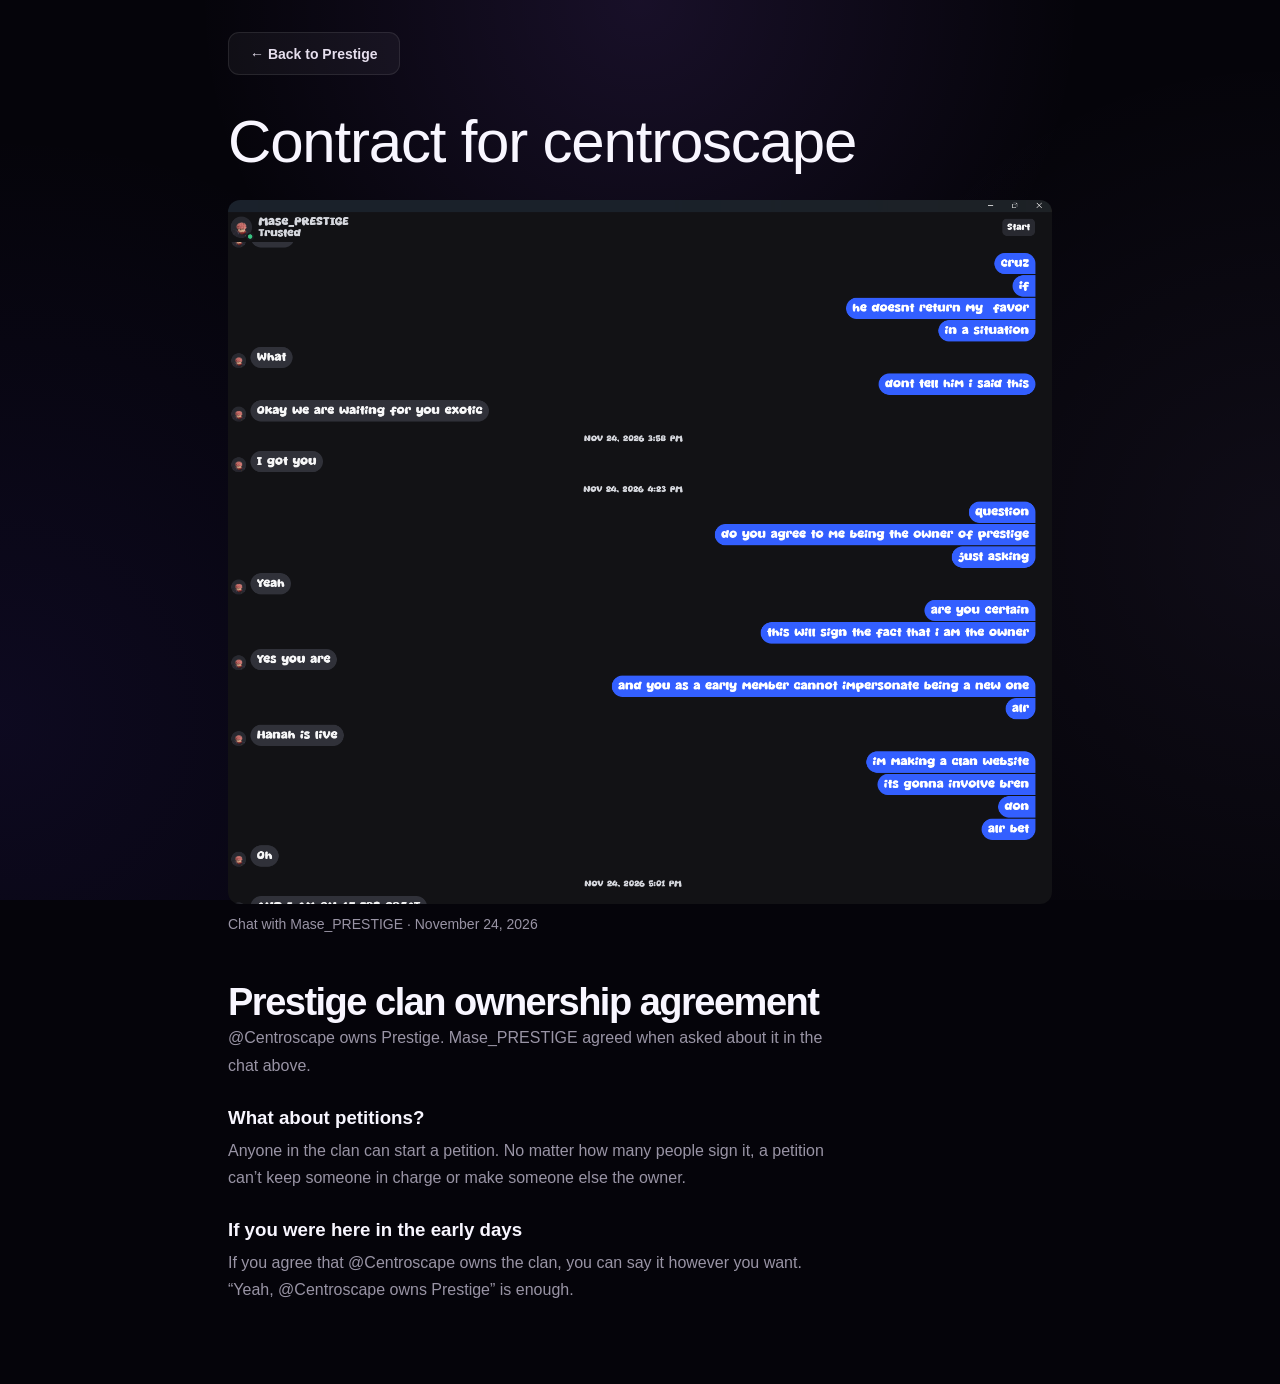
<file: contract.html>
<!doctype html>
<html lang="en">
<head>
  <meta charset="utf-8">
  <meta name="viewport" content="width=device-width,initial-scale=1">
  <title>Contract for centroscape | Prestige</title>
  <link rel="icon" href="assets/prestige-tab-32.png">
  <link rel="stylesheet" href="style.css">
</head>
<body>
  <main class="contract-page">
    <a class="button secondary" href="index.html#home">← Back to Prestige</a>
    <h1>Contract for centroscape</h1>
    <figure>
      <a href="assets/prestige-ownership-chat.png" aria-label="View the full-size ownership conversation">
        <img src="assets/prestige-ownership-chat.png" alt="In a November 24 chat, Mase_PRESTIGE replies “Yeah” when asked about clan ownership and confirms “Yes you are” when asked again.">
      </a>
      <figcaption>Chat with Mase_PRESTIGE · November 24, 2026</figcaption>
    </figure>
    <article aria-labelledby="agreement-title">
      <h2 id="agreement-title">Prestige clan ownership agreement</h2>
      <p>@Centroscape owns Prestige. Mase_PRESTIGE agreed when asked about it in the chat above.</p>
      <h3>What about petitions?</h3>
      <p>Anyone in the clan can start a petition. No matter how many people sign it, a petition can’t keep someone in charge or make someone else the owner.</p>
      <h3>If you were here in the early days</h3>
      <p>If you agree that @Centroscape owns the clan, you can say it however you want. “Yeah, @Centroscape owns Prestige” is enough.</p>
    </article>
  </main>
</body>
</html>
</file>
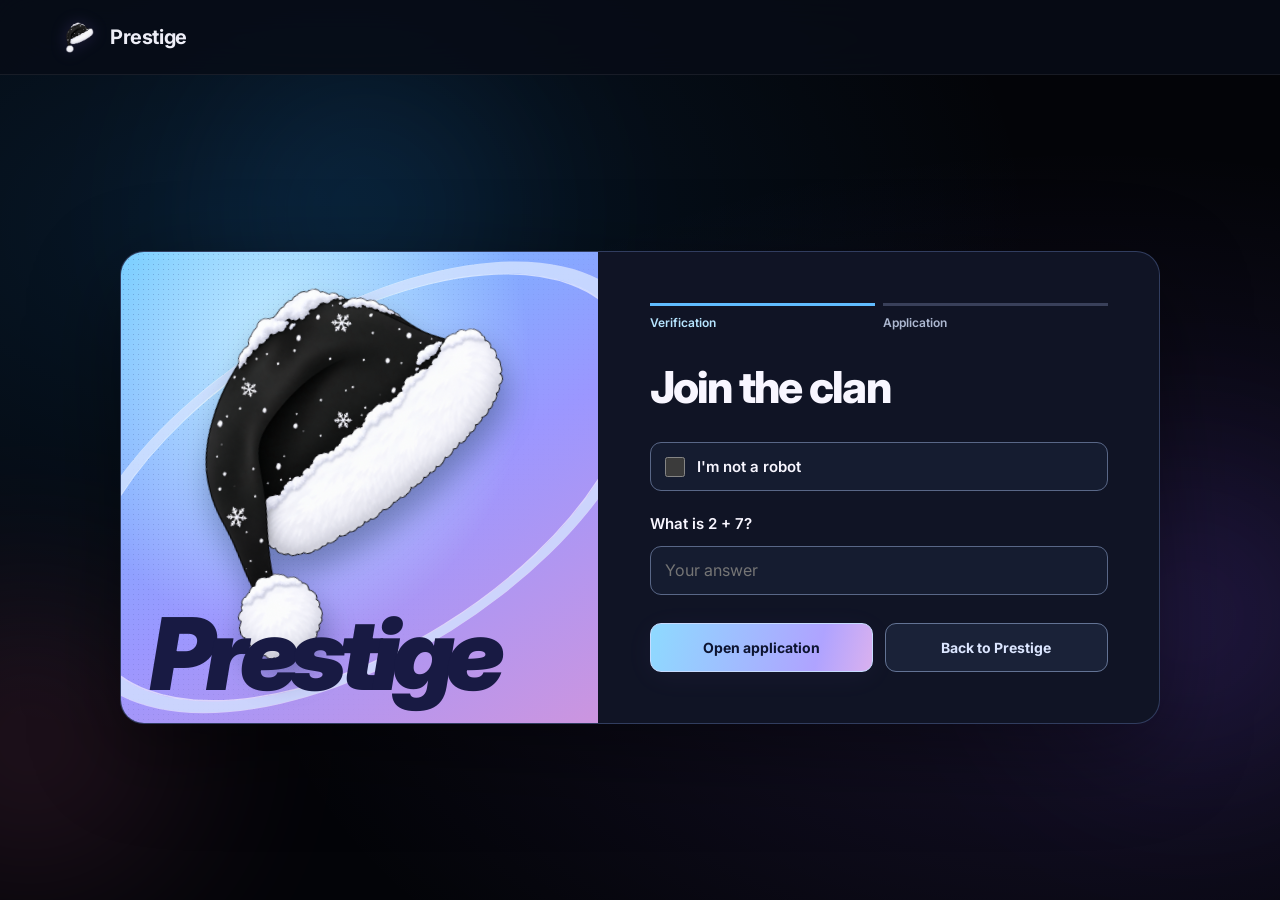
<file: join.html>
<!doctype html>
<html lang="en">
<head>
  <meta charset="utf-8">
  <meta name="viewport" content="width=device-width,initial-scale=1">
  <title>Join the clan | Prestige</title>
  <link rel="icon" href="assets/prestige-tab-32.png">
  <meta name="theme-color" content="#030408">
  <link rel="preconnect" href="https://fonts.googleapis.com">
  <link rel="preconnect" href="https://fonts.gstatic.com" crossorigin>
  <link href="https://fonts.googleapis.com/css2?family=Inter:wght@400;500;600;700;800;900&display=swap" rel="stylesheet">
  <link rel="stylesheet" href="style.css">
</head>
<body class="join-page">
  <div class="ambient-lights" aria-hidden="true"><span></span><span></span><span></span></div>
  <header class="site-header">
    <div class="nav-inner">
      <a class="brand" href="index.html" aria-label="Prestige home"><img src="assets/prestige-hat.png" alt="">Prestige</a>
    </div>
  </header>
  <main class="join-dialog" aria-labelledby="join-title">
    <div class="join-poster" aria-hidden="true">
      <div class="poster-orbit"></div>
      <img src="assets/prestige-hat.png" alt="">
      <span class="poster-wordmark">Prestige</span>
    </div>
    <div class="join-panel">
      <ol class="join-progress" aria-label="Application progress">
        <li aria-current="step">Verification</li>
        <li>Application</li>
      </ol>
      <h1 id="join-title" tabindex="-1">Join the clan</h1>
      <noscript>Enable JavaScript to complete the verification question.</noscript>
      <form id="join-check">
        <label class="robot-check"><input type="checkbox" required> I'm not a robot</label>
        <label for="check-answer" id="check-question">Solve the sum</label>
        <input id="check-answer" placeholder="Your answer" type="text" inputmode="numeric" pattern="[0-9]+" autocomplete="off" required>
        <div class="join-actions">
          <button class="button primary large" type="submit">Open application</button>
          <a class="button secondary large" href="index.html">Back to Prestige</a>
        </div>
      </form>
      <form id="join-application" hidden>
        <label for="roblox-name">What's your Roblox username?</label>
        <input id="roblox-name" placeholder="Roblox username" required pattern=".*\S.*" maxlength="30">
        <label for="rivals-level">How experienced are you in Roblox Rivals?</label>
        <select id="rivals-level" required>
          <option value="" disabled selected>Choose your experience level</option>
          <option>Unexperienced</option>
          <option>Average</option>
          <option>Experienced</option>
          <option>Veteran</option>
        </select>
        <div class="join-actions">
          <button class="button primary large" type="submit">Download application</button>
          <a class="button secondary large" href="index.html">Back to Prestige</a>
        </div>
      </form>
    </div>
  </main>
  <script src="join.js"></script>
</body>
</html>
</file>
<file: style.css>
:root{font-family:'Inter',Arial,sans-serif;color:#edeef7;background:#05040a;font-synthesis:none;--accent:#7155ff;--purple:#a692f0;--muted:#9994a5;--line:#ffffff12}
*{box-sizing:border-box}
html{scroll-behavior:smooth;scroll-padding-top:100px}
body{margin:0}
a{color:inherit;text-decoration:none}
button,input,textarea{font:inherit}
button,a{-webkit-tap-highlight-color:transparent;touch-action:manipulation}
button{cursor:pointer}
button:focus-visible,a:focus-visible{outline:2px solid #ad98ff;outline-offset:5px}
h1,h2,h3,p,figure{margin:0}
::selection{background:#7155ff77;color:#fff}
.skip-link{position:fixed;top:-100px;left:20px;background:#7155ff;padding:15px;z-index:100}
.skip-link:focus{top:12px}
.site-header{height:72px;border-bottom:1px solid var(--line);position:sticky;top:0;background:#060818ed;backdrop-filter:blur(16px);z-index:20}
.nav-inner{max-width:1280px;height:100%;padding:0 4%;margin:auto;display:flex;align-items:center;gap:32px;justify-content:space-between}
.brand{display:inline-flex;align-items:center;gap:11px;font-size:17px;font-weight:700;letter-spacing:-.4px}
.brand img{width:31px;height:31px;object-fit:contain;filter:drop-shadow(0 0 8px #785cff44)}
.site-nav{display:flex;gap:31px;margin-left:auto;margin-right:20px;font-size:14px;color:var(--muted)}
.site-nav a{position:relative;padding:15px 0}
.site-nav a:hover,.site-nav a.active{color:#d7cbff}
.site-nav a.active:after{content:'';height:1px;position:absolute;bottom:7px;left:0;right:0;background:#aa95f0}
.nav-actions{display:flex;gap:10px}
.button{display:inline-flex;align-items:center;justify-content:center;border:1px solid transparent;border-radius:10px;min-height:43px;padding:12px 21px;font-size:14px;font-weight:600;transition:background .2s,transform .2s,box-shadow .2s}
.button:hover{transform:translateY(-2px)}
.primary{color:#fff;background:linear-gradient(110deg,#644aff,#7a5cff);box-shadow:0 0 25px #674dff10}
.primary:hover{background:linear-gradient(110deg,#785fff,#8b70ff);box-shadow:0 5px 28px #674dff35}
.secondary{border-color:#a494f01c;background:#090b1d80;color:#9693ae}
.secondary:hover{color:#e0d8ff;border-color:#a494f049}
.large{padding:17px 30px;min-height:55px}
.hero{position:relative;isolation:isolate;text-align:center;padding:35px 24px 0;overflow:hidden}
h1,h2{font-family:'Inter',Arial,sans-serif;font-weight:400;letter-spacing:-.02em}
.hero h1{font-size:clamp(48px,6.05vw,82px);line-height:1.07;max-width:900px;margin:0 auto 28px}
.hero h1 em{color:var(--purple);font-weight:400}
.hero>p{font-size:17px;line-height:1.75;color:var(--muted);max-width:610px;margin:auto}
.hero-actions{display:flex;justify-content:center;gap:14px;margin-top:36px}
.section-wrap{max-width:1200px;padding:70px 36px 25px;margin:auto}
.section-heading{display:flex;align-items:center;justify-content:space-between;gap:50px;margin-bottom:35px}
.eyebrow{display:block;color:#a18be8;letter-spacing:1.5px;font-size:11px;font-weight:700;margin-bottom:20px}
.section-heading h2,h2{font-size:48px;line-height:1.12}
.section-heading>p{color:var(--muted);font-size:16px;width:45%;line-height:1.7}
.site-footer{max-width:1200px;margin:auto;padding:55px 36px 25px}
.footer-grid{display:grid;grid-template-columns:2fr repeat(3,1fr);gap:40px}
.footer-brand p{color:#74758b;font-size:13px;line-height:1.9;margin-top:15px}
.footer-grid h3{color:#a08dbd;font-size:10px;letter-spacing:1.4px;font-weight:500;margin:7px 0 19px}
.footer-grid>div>a:not(.brand),.footer-grid>div>button{display:block;font-size:13px;color:#838197;margin-bottom:12px;background:none;border:0;padding:0;text-align:left}
.footer-grid a:hover,.footer-grid button:hover{color:#c8b6ff!important}
.footer-bottom{border-top:1px solid var(--line);margin-top:40px;padding-top:23px;display:flex;justify-content:space-between;color:#5e5f77;font-size:11px;gap:25px}
@media(min-width:1500px){.hero{padding-top:60px}
.hero h1{font-size:84px}}
@media(max-width:1000px){.site-nav{gap:20px;margin-right:0}
.nav-inner{gap:22px}
.section-heading h2,h2{font-size:42px}}
@media(max-width:700px){html{scroll-padding-top:90px}
.site-header{height:66px}
.nav-inner{padding:0 6%;gap:15px}
.brand{font-size:17px}
.brand img{width:28px;height:28px}
.site-nav{display:none}
.nav-actions .button{font-size:12px;padding:11px 15px;min-height:39px}
.hero{padding:48px 22px 0}
.hero h1{font-size:48px;line-height:1.09;letter-spacing:-1.2px;margin-bottom:25px}
.hero>p{font-size:16px;line-height:1.8;max-width:350px}
.hero-actions{gap:10px;margin-top:29px}
.large{padding:15px 18px;font-size:13px;min-height:51px}
.section-wrap{padding:53px 23px 13px}
.section-heading{display:block;margin-bottom:25px}
.eyebrow{font-size:10px;margin-bottom:16px}
.section-heading h2,h2{font-size:36px;letter-spacing:-.7px;line-height:1.16}
.section-heading>p{width:auto;font-size:14px;margin-top:17px}
.site-footer{padding:40px 24px 25px}
.footer-grid{grid-template-columns:repeat(2,1fr);gap:30px}
.footer-brand{grid-column:span 2}
.footer-bottom{flex-direction:column;gap:10px;line-height:1.8;margin-top:30px}}
@media(prefers-reduced-motion:reduce){html{scroll-behavior:auto}
*,*::before,*::after{animation:none!important;transition:none!important}}
body{isolation:isolate;background:transparent;color:#f8f6ff}
body::before{content:'';position:fixed;inset:0;z-index:-3;pointer-events:none;background:radial-gradient(circle at 50% 0%,#9f62ff20,transparent 40%),radial-gradient(circle at 0% 80%,#583be31a,transparent 40%),radial-gradient(circle at 100% 60%,#c6a1ff0e,transparent 35%),#05040a}
.ambient-lights{position:fixed;inset:0;overflow:hidden;pointer-events:none;z-index:-2}
.ambient-lights span{position:absolute;width:420px;height:420px;border-radius:50%;filter:blur(90px);opacity:.2;background:radial-gradient(circle,#9c60ff,transparent 70%);animation:ambient-drift 22s ease-in-out infinite alternate}
.ambient-lights span:nth-child(1){left:12%;top:0}
.ambient-lights span:nth-child(2){right:-120px;top:45%;background:radial-gradient(circle,#7650f5,transparent 70%);animation-delay:-8s}
.ambient-lights span:nth-child(3){left:-180px;bottom:-50px;background:radial-gradient(circle,#b980f2,transparent 70%);animation-delay:-15s}
.site-header{height:75px;background:#05040aaa;backdrop-filter:blur(20px);-webkit-backdrop-filter:blur(20px);border-color:#ffffff12}
.nav-inner{max-width:none;padding:0 5%;gap:15px}
.brand{font-size:22px;font-weight:900;letter-spacing:-1px;gap:8px}
.brand img{display:none}
.brand-period{color:#b58aff;text-shadow:0 0 15px #a26affaa;margin-left:-7px}
.site-nav{gap:30px;margin-right:13px;font-weight:600;color:#aaa4b4}
.site-nav a:hover{color:#fff;text-shadow:0 0 15px #ba96ff66}
.nav-actions .primary,.menu-join{color:#fff;background:linear-gradient(135deg,#a86af1,#8158ec,#6548cb);background-size:200% 200%;animation:violet-flow 7s ease infinite;border:1px solid #cbb4ff21;font-size:13px;font-weight:700}
.button{font-weight:700;gap:9px;border-radius:11px}
.button svg{height:17px;width:17px;stroke:currentColor;fill:none;stroke-width:1.7;stroke-linecap:round;stroke-linejoin:round}
.button:hover{transform:translateY(-3px)}
.hero{min-height:calc(100svh - 75px);padding:65px 20px 75px;display:flex;align-items:center;justify-content:center;overflow:hidden;position:relative;text-align:center}
.hero::before{content:'';position:absolute;width:min(700px,100%);height:400px;left:50%;top:50%;transform:translate(-50%,-50%);background:radial-gradient(ellipse,#a66cff12,#7054de08,transparent 70%);filter:blur(30px);pointer-events:none}
.hero-content{position:relative;max-width:850px;width:100%;animation:fade-up .8s ease both}
.profile-ring{display:flex;align-items:center;justify-content:center;width:125px;height:125px;margin:0 auto 24px;border-radius:50%;background:radial-gradient(circle at 35% 20%,#47315c,#17101f 80%);border:3px solid #ac7aefbb;box-shadow:0 0 0 8px #a46aff0c,0 0 55px #9c60ff3d,0 0 90px #7542dc1a;transition:box-shadow .5s,border-color .5s}
.profile-ring img{width:115%;height:115%;object-fit:contain;transform:rotate(-12deg);filter:drop-shadow(0 7px 6px #0009)}
.profile-ring:hover{border-color:#c9a3ff;box-shadow:0 0 0 8px #a46aff12,0 0 75px #9c60ff66,0 0 100px #7542dc33}
.hero-badge{display:inline-flex;align-items:center;gap:7px;padding:8px 13px;border:1px solid #ffffff19;border-radius:999px;background:linear-gradient(90deg,#a46aff15,#b3a1ff0c,#8158ec12);color:#ddd4ec;font-size:10px;font-weight:700;letter-spacing:1.2px;margin-bottom:22px}
.hero-badge>span:first-child{font-size:15px;color:#bd91ff;text-shadow:0 0 15px #ac76ff88}
.hero h1{font-family:Inter,Arial,sans-serif;font-weight:900;font-size:clamp(60px,8vw,102px);line-height:.98;letter-spacing:-5px;margin:0 auto 25px}
.hero h1>span{background:linear-gradient(90deg,#c796ff,#a487fb,#e0c1ff,#a17ce7,#c796ff);background-size:300% 100%;background-clip:text;-webkit-text-fill-color:transparent;animation:violet-flow 9s ease-in-out infinite}
.hero p{font-size:16px;color:#aaa2b5;line-height:1.8;max-width:600px;margin:auto}
.hero-actions{margin-top:32px;flex-wrap:wrap;gap:12px}
:is(.hero,.join-actions) .primary{background:#f5f0ff;color:#181020;border:1px solid #fff4;box-shadow:0 5px 30px #c495ff0c}
:is(.hero,.join-actions) .primary:hover{background:#fff;box-shadow:0 15px 35px #c59bff20}
.secondary{background:#ffffff0b;color:#e6dfee;border:1px solid #ffffff17}
.secondary:hover{background:linear-gradient(90deg,#a46aff19,#7045dc14);border-color:#ba96ff66}
.large{padding:14px 21px;min-height:49px}
h2,.section-heading h2{font-family:Inter,Arial,sans-serif;font-weight:900;font-size:38px;letter-spacing:-1.5px;line-height:1.17}
.section-wrap{padding:80px 7% 35px;max-width:1320px}
.section-heading{text-align:center;display:block;margin-bottom:38px}
.section-heading>p{width:auto;margin:13px auto 0;color:#92899e;font-size:16px}
.eyebrow{color:#bc91f2;font-weight:800;letter-spacing:2px;font-size:11px;margin-bottom:12px;text-shadow:0 0 15px #a46aff33}
.site-footer{padding-top:70px;max-width:1250px}
.footer-grid h3{font-size:11px;color:#b49bc8}
.footer-grid a,.footer-grid button{color:#9b8fa7}
.footer-bottom{border-color:#ffffff12;color:#7e6e8c}
.menu-toggle,.menu-close{display:grid;place-items:center;width:42px;height:42px;flex-shrink:0;border:1px solid #ffffff1a;background:#ffffff0b;border-radius:11px;color:#eee5f7;transition:background .2s,border-color .2s}
.menu-toggle svg{width:20px;height:20px;stroke:currentColor;stroke-width:1.6;stroke-linecap:round;fill:none}
.menu-toggle:hover,.menu-close:hover{background:#a46aff20;border-color:#ba96ff66}
.site-menu{position:fixed;inset:0 auto 0 0;margin:0;width:min(320px,85vw);height:100dvh;max-height:none;max-width:none;border:0;border-right:1px solid #a46aff33;border-radius:0;background:radial-gradient(circle at 0 0,#a46aff22,transparent 40%),#09070e;color:#eee5f7;padding:24px 20px;box-shadow:20px 0 70px #000a}
.site-menu[open]{display:flex;flex-direction:column;animation:menu-in .3s ease both}
.site-menu::backdrop{background:#000b;backdrop-filter:blur(7px)}
.menu-heading{display:flex;justify-content:space-between;align-items:center;padding-bottom:22px;border-bottom:1px solid #ffffff12}
.menu-heading strong{font-size:22px;font-weight:900;letter-spacing:-1px}
.menu-heading strong span{color:#b788ee}
.menu-close{font-size:25px}
.menu-caption{font-size:9px;letter-spacing:1.6px;color:#9b81b1;margin:24px 14px 12px}
.site-menu nav{display:flex;flex-direction:column;gap:8px}
.site-menu nav a{display:block;padding:14px 15px;border-radius:11px;color:#b1a3bd;font-size:14px;font-weight:600;transition:background .2s,color .2s,transform .2s}
.site-menu nav a:hover{background:linear-gradient(90deg,#a46aff20,#7450d610);color:#fff;transform:translateX(4px)}
.menu-join{margin-top:auto;width:100%}
.menu-note{text-align:center;display:block;color:#7c698a;font-size:11px;margin-top:18px}
body.menu-open{overflow:hidden}
@keyframes ambient-drift{from{transform:translate(-30px,20px)}to{transform:translate(65px,-60px)}}
@keyframes violet-flow{0%,100%{background-position:0% 50%}50%{background-position:100% 50%}}
@keyframes fade-up{from{opacity:0;transform:translateY(20px)}to{opacity:1;transform:translateY(0)}}
@keyframes menu-in{from{transform:translateX(-100%)}to{transform:translateX(0)}}
@media(min-width:1500px){.hero{padding-top:65px}
.hero h1{font-size:102px}}
@media(max-width:1000px){.site-nav{gap:20px;margin-right:0}
.section-wrap{padding-left:6%;padding-right:6%}}
@media(max-width:850px){.site-nav{display:none}
.nav-actions{margin-left:auto}
.nav-inner{padding:0 20px}}
@media(max-width:520px){.site-header{height:72px}
.nav-inner{padding:0 15px;gap:10px}
.menu-toggle{width:38px;height:38px}
.brand{font-size:20px}
.nav-actions .primary{font-size:11px;padding:11px 13px;min-height:39px}
.hero{min-height:calc(100svh - 72px);padding:60px 20px 80px}
.profile-ring{width:112px;height:112px;margin-bottom:24px}
.hero h1{font-size:64px;letter-spacing:-3px;margin-bottom:23px}
.hero p{font-size:15px;line-height:1.8}
.hero-actions{gap:10px;margin-top:29px}
.hero .button{width:100%;max-width:260px;font-size:13px;min-height:48px}
.hero-badge{font-size:9px}
.section-wrap{padding:60px 20px 20px}
.section-heading{margin-bottom:30px}
.section-heading h2,h2{font-size:32px;letter-spacing:-1.1px}
.section-heading>p{font-size:15px;line-height:1.8}
.site-footer{padding:50px 23px 25px}
.ambient-lights span{width:280px;height:280px}}
@media(prefers-reduced-motion:reduce){html{scroll-behavior:auto}
*,*::before,*::after{animation:none!important;transition:none!important}}
.site-header .brand{order:-1;gap:15px;font-size:20px;font-weight:700;letter-spacing:-.4px;color:#edeef7;white-space:nowrap}
.site-header .brand img{display:block;width:31px;height:31px;object-fit:contain;filter:drop-shadow(0 0 8px #9164dc33)}
.site-header .brand-period{display:none}
.site-header .menu-toggle{order:3}
@media(max-width:520px){.site-header .brand{font-size:20px;gap:10px}
.site-header .brand img{width:28px;height:28px}
.site-header .nav-inner{gap:10px}}
.footer-grid{grid-template-columns:2fr 1fr 1fr}
@media(max-width:700px){.footer-grid{grid-template-columns:1fr 1fr}.footer-brand{grid-column:span 2}}
.contract-page {
  max-width: 54rem;
  margin: auto;
  padding: 2rem 1.25rem 5rem;
}
.contract-page h1 {
  margin: 2rem 0 1.5rem;
  font-size: clamp(2rem, 6vw, 3.75rem);
}
.contract-page figure { margin: 0 0 3rem; }
.contract-page figure img { display: block; width: 100%; border-radius: 12px; }
.contract-page figcaption { margin-top: .75rem; color: var(--muted); font-size: .875rem; }
.contract-page article { max-width: 68ch; }
.contract-page article h3 { margin: 1.75rem 0 .5rem; }
.contract-page article p { color: var(--muted); line-height: 1.7; }

.join-page {
  min-height: 100svh;
  display: flex;
  flex-direction: column;
}
.join-page::before {
  background: radial-gradient(ellipse at 18% 25%, #249cff22, transparent 54%),
              radial-gradient(ellipse at 85% 70%, #8f65ff24, transparent 54%),
              #030408;
}
.join-page .site-header { flex-shrink: 0; background: #080c17d9; }
.join-page .ambient-lights span:first-child { background: radial-gradient(circle, #249cff, transparent 70%); }
.join-page .ambient-lights span:last-child { background: radial-gradient(circle, #ff79b9, transparent 70%); }
.join-actions .button.primary {
  color: #0d1430;
  background: linear-gradient(105deg, #8edaff, #afa3ff 75%, #dab1ef);
  border-color: #c6dbff;
}
.join-actions .button.primary:hover { background: linear-gradient(105deg, #b2e6ff, #c7baff 75%, #edc8fb); }
.join-actions .button.secondary { color: #dce6ff; background: #1a2238; border-color: #637394; }
.join-actions .button.secondary:hover { background: #26314c; }

.join-dialog {
  width: min(65rem, calc(100% - 40px));
  display: grid;
  grid-template-columns: minmax(0, .92fr) minmax(0, 1.08fr);
  margin: auto;
  overflow: hidden;
  background: #101425;
  border: 1px solid #8baeff44;
  border-radius: 24px;
  box-shadow: 0 28px 90px #0006;
  color-scheme: dark;
}
.join-poster {
  position: relative;
  isolation: isolate;
  display: grid;
  place-items: center;
  overflow: hidden;
  container-type: inline-size;
  background: radial-gradient(ellipse at 35% 22%, #c5efff, transparent 55%),
              linear-gradient(150deg, #63c6ff, #9b97ff 55%, #cc95df);
}
.join-poster::before {
  content: '';
  position: absolute;
  inset: 0;
  background-image: radial-gradient(#22357642 .8px, transparent 1px);
  background-size: 5px 5px;
  mask-image: linear-gradient(125deg, #000, transparent 75%);
}
.poster-orbit {
  position: absolute;
  width: 130%;
  aspect-ratio: 1;
  transform: rotate(-32deg) scaleY(.52);
  border: 2px solid #fff9;
  border-radius: 50%;
  box-shadow: 0 0 0 16px #c5d9ff99, 0 0 0 17px #fff8;
}
.join-poster img {
  position: relative;
  width: 85%;
  max-height: 370px;
  object-fit: contain;
  transform: translateY(-7%) rotate(-12deg);
  filter: drop-shadow(0 18px 15px #14265166);
}
.poster-wordmark {
  position: absolute;
  bottom: 4%;
  left: 6%;
  font: italic 900 21cqw/1 Inter, Arial, sans-serif;
  letter-spacing: -.085em;
  color: #181a43;
}
.join-panel { min-width: 0; padding: clamp(26px, 4vw, 56px); }
.join-progress {
  display: flex;
  gap: 8px;
  margin: 0 0 30px;
  padding: 0;
  list-style: none;
}
.join-progress li {
  flex: 1;
  border-top: 3px solid #39405a;
  padding-top: 9px;
  color: #adb8d1;
  font-size: 12px;
  font-weight: 600;
}
.join-progress [aria-current] { color: #b7e5ff; border-color: #60bcff; }
.join-page::after { content: ''; height: 24px; flex-shrink: 0; }
.join-page .site-header { margin-bottom: 24px; }
.join-dialog h1 {
  margin-bottom: 28px;
  font-size: clamp(32px, 5vw, 44px);
  font-weight: 800;
  letter-spacing: -.04em;
}
.join-dialog form:not([hidden]) { display: grid; gap: 10px; }
.join-dialog label { font-size: 15px; line-height: 1.5; font-weight: 600; }
.join-dialog input:not([type=checkbox]), .join-dialog select, .robot-check {
  width: 100%;
  min-width: 0;
  min-height: 49px;
  border: 1px solid #596787;
  border-radius: 11px;
  padding: 12px 14px;
  background: #151c30;
  color: inherit;
  font: inherit;
}
.join-dialog input + label, .robot-check + label { margin-top: 12px; }
.robot-check { display: flex; align-items: center; gap: 12px; cursor: pointer; }
.robot-check input { width: 20px; height: 20px; margin: 0; accent-color: #8f65ff; }
.join-dialog :is(input,select):focus-visible { outline: 2px solid #8acfff; outline-offset: 3px; }
.join-actions { display: grid; grid-template-columns: repeat(2, 1fr); gap: 12px; margin-top: 18px; }
@media (max-width: 520px) {
  .join-actions { grid-template-columns: 1fr; }
  .join-actions .button { min-height: 48px; font-size: 13px; }
}

.robot-check:has(input:checked) { border-color: #80bfff; background: #1b2b47; }
@media (max-width: 760px) {
  .join-dialog { grid-template-columns: 1fr; width: min(36rem, calc(100% - 28px)); }
  .join-poster { height: clamp(100px, 30vw, 150px); }
  .join-poster img { width: 42%; height: 105%; position: absolute; right: 4%; transform: rotate(-12deg); }
  .poster-orbit { width: 65%; right: -8%; }
  .poster-wordmark { left: 5%; bottom: 16%; font-size: 14cqw; }
  .join-panel { padding: clamp(20px, 5vw, 32px); }
  .join-progress { margin-bottom: 22px; }
}
</file>
